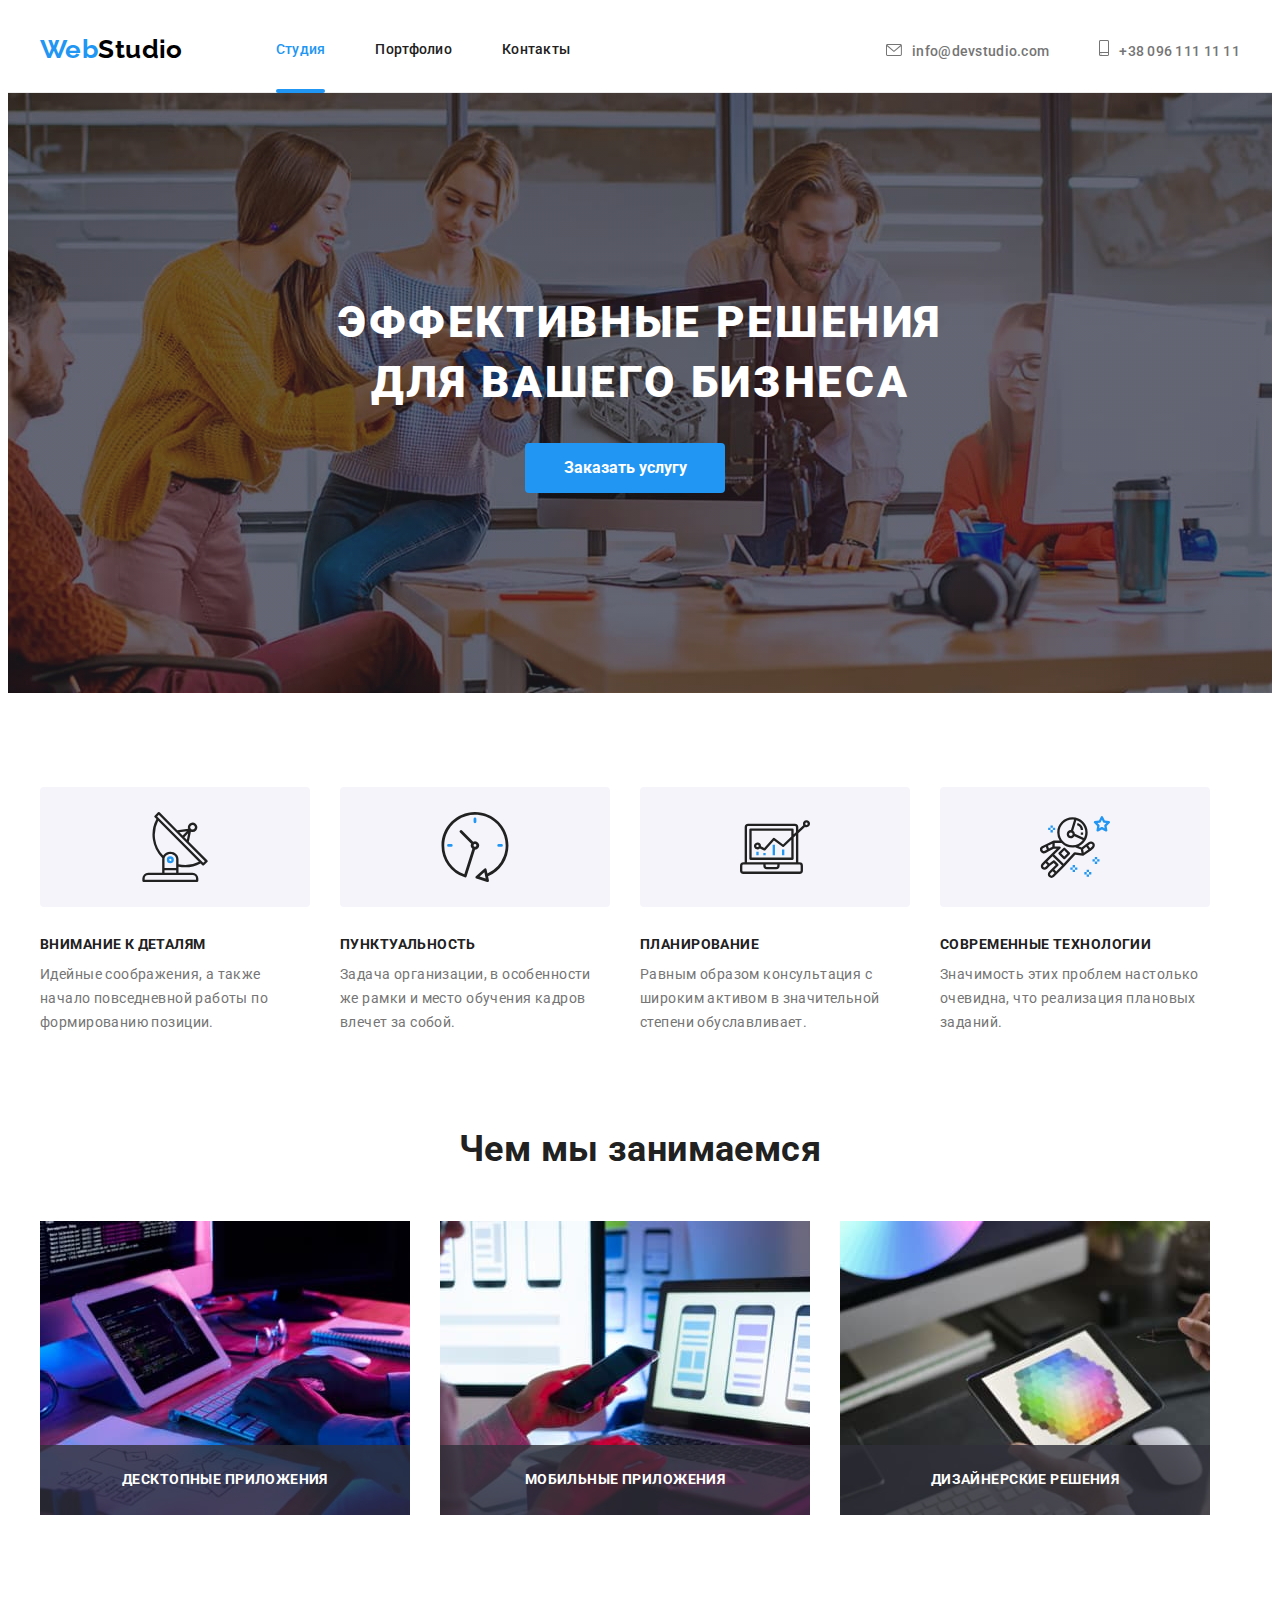
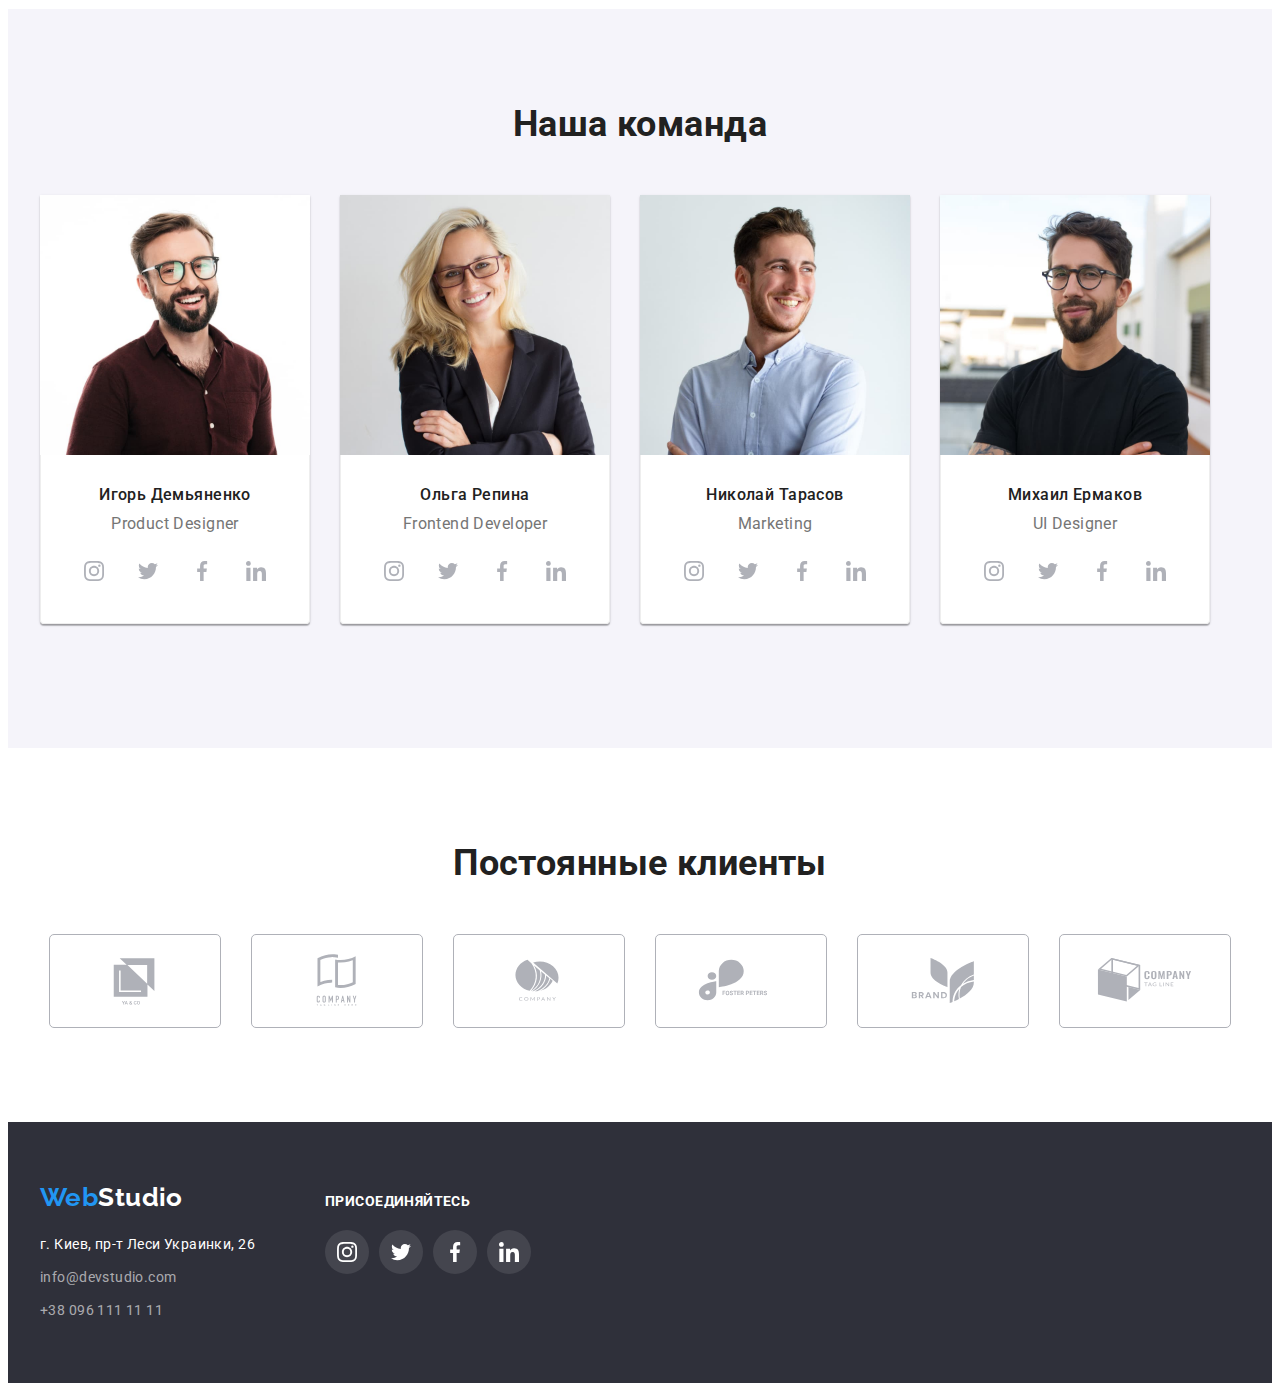
<file: index.html>
<!DOCTYPE html>
<html lang="ru">
  <head>
    <meta charset="UTF-8" />
    <meta http-equiv="X-UA-Compatible" content="IE=edge" />
    <meta name="viewport" content="width=device-width, initial-scale=1.0" />
    <title>WebStudio</title>
    <link rel="preconnect" href="https://fonts.googleapis.com" />
    <link rel="preconnect" href="https://fonts.gstatic.com" crossorigin />
    <link
      href="https://fonts.googleapis.com/css2?family=Raleway:wght@700&family=Roboto:wght@400;500;700;900&display=swap"
      rel="stylesheet"
    />
    <link
      rel="stylesheet"
      href="https://cdnjs.cloudflare.com/ajax/libs/modern-normalize/1.1.0/modern-normalize.min.css"
      integrity="sha512-wpPYUAdjBVSE4KJnH1VR1HeZfpl1ub8YT/NKx4PuQ5NmX2tKuGu6U/JRp5y+Y8XG2tV+wKQpNHVUX03MfMFn9Q=="
      crossorigin="anonymous"
      referrerpolicy="no-referrer"
    />
    <link rel="stylesheet" href="./css/styles.css" />
  </head>
  <body>
    <header class="nav-container">
      <!--Навігація-->
      <div class="container header-box">
        <nav class="nav-box">
          <a href="./index.html" class="logo"><span class="logo-blue">Web</span>Studio</a>
          <ul class="list nav-list">
            <li class="list-item">
              <a href="./index.html" class="nav-link current">Студия</a>
            </li>
            <li class="list-item">
              <a href="./portfolio.html" class="nav-link">Портфолио</a>
            </li>
            <li class="list-item">
              <a href="#" class="nav-link">Контакты</a>
            </li>
          </ul>
        </nav>
        <!--Контакти-->
        <ul class="list contact-list">
          <li class="list-item">
            <a href="mailto:info@devstudio.com" class="nav-link contact-link">
              <svg class="mail" width="16" height="12">
                <use href="./images/icons.svg#icon-envelope"></use>
              </svg>
              info@devstudio.com</a
            >
          </li>
          <li class="list-item">
            <a href="tel:+380961111111" class="nav-link contact-link">
              <svg class="phone" width="10" height="16">
                <use href="./images/icons.svg#icon-smartphone"></use>
              </svg>
              +38 096 111 11 11</a
            >
          </li>
        </ul>
      </div>
    </header>
    <main>
      <!--Банер-->
      <section class="baner hero">
        <div class="container">
          <h1 class="title">Эффективные решения для вашего бизнеса</h1>
          <button type="button" data-modal-open class="baner-button">Заказать услугу</button>
        </div>
      </section>
      <!--Особливості-->
      <section class="container-box benefits">
        <div class="container">
          <h2 class="section-title visually-hidden">Преимущества</h2>
          <ul class="list section-box">
            <li class="section-item">
              <div class="benefits-icon-box">
                <svg class="benefits-icon" width="70" height="70">
                  <use href="./images/icons.svg#icon-antenna-1"></use>
                </svg>
              </div>
              <h3 class="benefits-title">Внимание к деталям</h3>
              <p class="benefits-text">
                Идейные соображения, а также начало повседневной работы по формированию позиции.
              </p>
            </li>
            <li class="section-item">
              <div class="benefits-icon-box">
                <svg class="benefits-icon" width="70" height="70">
                  <use href="./images/icons.svg#icon-clock-1"></use>
                </svg>
              </div>
              <h3 class="benefits-title">Пунктуальность</h3>
              <p class="benefits-text">
                Задача организации, в особенности же рамки и место обучения кадров влечет за собой.
              </p>
            </li>
            <li class="section-item">
              <div class="benefits-icon-box">
                <svg class="benefits-icon" width="70" height="70">
                  <use href="./images/icons.svg#icon-diagram-1"></use>
                </svg>
              </div>
              <h3 class="benefits-title">Планирование</h3>
              <p class="benefits-text">
                Равным образом консультация с широким активом в значительной степени обуславливает.
              </p>
            </li>
            <li class="section-item">
              <div class="benefits-icon-box">
                <svg class="benefits-icon" width="70" height="70">
                  <use href="./images/icons.svg#icon-astronaut-1"></use>
                </svg>
              </div>
              <h3 class="benefits-title">Современные технологии</h3>
              <p class="benefits-text">
                Значимость этих проблем настолько очевидна, что реализация плановых заданий.
              </p>
            </li>
          </ul>
        </div>
      </section>
      <!--Чим ми займаємось-->
      <section class="works-box benefits">
        <div class="container">
          <h2 class="section-title">Чем мы занимаемся</h2>
          <ul class="list section-box">
            <li class="section-item">
              <div class="label-box">
                <img src="./images/box-1.jpg" alt="Разработка" width="370" />
                <p class="label">Десктопные приложения</p>
              </div>
            </li>
            <li class="section-item">
              <div class="label-box">
                <img src="./images/box-2.jpg" alt="Маркетинг" width="370" />
                <p class="label">Мобильные приложения</p>
              </div>
            </li>
            <li class="section-item">
              <div class="label-box">
                <img src="./images/box-3.jpg" alt="Дизайн" width="370" />
                <p class="label">Дизайнерские решения</p>
              </div>
            </li>
          </ul>
        </div>
      </section>
      <!--Наша команда-->
      <section class="container-box team">
        <div class="container">
          <h2 class="section-title">Наша команда</h2>
          <ul class="section-box list">
            <li class="section-item portfolio-item">
              <img src="./images/card-1.jpg" alt="Игорь Демьяненко" width="270" />
              <div class="team-border-box border-box">
                <h3 class="team-title">Игорь Демьяненко</h3>
                <p class="team-text">Product Designer</p>
                <ul class="socials list">
                  <li class="socials-item">
                    <a class="socials-link" href="#">
                      <svg class="socials-icon" width="20" height="20">
                        <use href="./images/icons.svg#icon-instagram-2"></use>
                      </svg>
                    </a>
                  </li>

                  <li class="socials-item">
                    <a class="socials-link" href="#">
                      <svg class="socials-icon" width="20" height="20">
                        <use href="./images/icons.svg#icon-twitter-1"></use>
                      </svg>
                    </a>
                  </li>

                  <li class="socials-item">
                    <a class="socials-link" href="#">
                      <svg class="socials-icon" width="20" height="20">
                        <use href="./images/icons.svg#icon-facebook-1"></use>
                      </svg>
                    </a>
                  </li>

                  <li class="socials-item">
                    <a class="socials-link" href="#">
                      <svg class="socials-icon" width="20" height="20">
                        <use href="./images/icons.svg#icon-linkedin-1"></use>
                      </svg>
                    </a>
                  </li>
                </ul>
              </div>
            </li>
            <li class="section-item portfolio-item">
              <img src="./images/card-2.jpg" alt="Ольга Репина" width="270" />
              <div class="team-border-box border-box">
                <h3 class="team-title">Ольга Репина</h3>
                <p class="team-text">Frontend Developer</p>
                <ul class="socials list">
                  <li class="socials-item">
                    <a class="socials-link" href="#">
                      <svg class="socials-icon" width="20" height="20">
                        <use href="./images/icons.svg#icon-instagram-2"></use>
                      </svg>
                    </a>
                  </li>

                  <li class="socials-item">
                    <a class="socials-link" href="#">
                      <svg class="socials-icon" width="20" height="20">
                        <use href="./images/icons.svg#icon-twitter-1"></use>
                      </svg>
                    </a>
                  </li>

                  <li class="socials-item">
                    <a class="socials-link" href="#">
                      <svg class="socials-icon" width="20" height="20">
                        <use href="./images/icons.svg#icon-facebook-1"></use>
                      </svg>
                    </a>
                  </li>

                  <li class="socials-item">
                    <a class="socials-link" href="#">
                      <svg class="socials-icon" width="20" height="20">
                        <use href="./images/icons.svg#icon-linkedin-1"></use>
                      </svg>
                    </a>
                  </li>
                </ul>
              </div>
            </li>
            <li class="section-item portfolio-item">
              <img src="./images/card-3.jpg" alt="Николай Тарасов" width="270" />
              <div class="team-border-box border-box">
                <h3 class="team-title">Николай Тарасов</h3>
                <p class="team-text">Marketing</p>
                <ul class="socials list">
                  <li class="socials-item">
                    <a class="socials-link" href="#">
                      <svg class="socials-icon" width="20" height="20">
                        <use href="./images/icons.svg#icon-instagram-2"></use>
                      </svg>
                    </a>
                  </li>

                  <li class="socials-item">
                    <a class="socials-link" href="#">
                      <svg class="socials-icon" width="20" height="20">
                        <use href="./images/icons.svg#icon-twitter-1"></use>
                      </svg>
                    </a>
                  </li>

                  <li class="socials-item">
                    <a class="socials-link" href="#">
                      <svg class="socials-icon" width="20" height="20">
                        <use href="./images/icons.svg#icon-facebook-1"></use>
                      </svg>
                    </a>
                  </li>

                  <li class="socials-item">
                    <a class="socials-link" href="#">
                      <svg class="socials-icon" width="20" height="20">
                        <use href="./images/icons.svg#icon-linkedin-1"></use>
                      </svg>
                    </a>
                  </li>
                </ul>
              </div>
            </li>
            <li class="section-item portfolio-item">
              <img src="./images/card-4.jpg" alt="Михаил Ермаков" width="270" />
              <div class="team-border-box border-box">
                <h3 class="team-title">Михаил Ермаков</h3>
                <p class="team-text">UI Designer</p>
                <ul class="socials list">
                  <li class="socials-item">
                    <a class="socials-link" href="#">
                      <svg class="socials-icon" width="20" height="20">
                        <use href="./images/icons.svg#icon-instagram-2"></use>
                      </svg>
                    </a>
                  </li>

                  <li class="socials-item">
                    <a class="socials-link" href="#">
                      <svg class="socials-icon" width="20" height="20">
                        <use href="./images/icons.svg#icon-twitter-1"></use>
                      </svg>
                    </a>
                  </li>

                  <li class="socials-item">
                    <a class="socials-link" href="#">
                      <svg class="socials-icon" width="20" height="20">
                        <use href="./images/icons.svg#icon-facebook-1"></use>
                      </svg>
                    </a>
                  </li>

                  <li class="socials-item">
                    <a class="socials-link" href="#">
                      <svg class="socials-icon" width="20" height="20">
                        <use href="./images/icons.svg#icon-linkedin-1"></use>
                      </svg>
                    </a>
                  </li>
                </ul>
              </div>
            </li>
          </ul>
        </div>
      </section>
      <!-- Постійні клієнти -->
      <section class="container-box">
        <div class="container">
          <h2 class="section-title">Постоянные клиенты</h2>
          <ul class="list clients">
            <li class="clients-item">
              <a class="clients-link" href="#">
                <svg class="clients-icon" width="106" height="60">
                  <use href="./images/icons.svg#icon-logo"></use>
                </svg>
              </a>
            </li>
            <li class="clients-item">
              <a class="clients-link" href="#">
                <svg class="clients-icon" width="106" height="60">
                  <use href="./images/icons.svg#icon-logo-1"></use>
                </svg>
              </a>
            </li>
            <li class="clients-item">
              <a class="clients-link" href="#">
                <svg class="clients-icon" width="106" height="60">
                  <use href="./images/icons.svg#icon-logo-2"></use>
                </svg>
              </a>
            </li>
            <li class="clients-item">
              <a class="clients-link" href="#">
                <svg class="clients-icon" width="106" height="60">
                  <use href="./images/icons.svg#icon-logo-3"></use>
                </svg>
              </a>
            </li>
            <li class="clients-item">
              <a class="clients-link" href="#">
                <svg class="clients-icon" width="106" height="60">
                  <use href="./images/icons.svg#icon-logo-4"></use>
                </svg>
              </a>
            </li>
            <li class="clients-item">
              <a class="clients-link" href="#">
                <svg class="clients-icon" width="106" height="60">
                  <use href="./images/icons.svg#icon-logo-5"></use>
                </svg>
              </a>
            </li>
          </ul>
        </div>
      </section>
    </main>
    <!-- Футер -->
    <footer class="footer">
      <div class="container">
        <div class="footer-contacts">
          <a href="./index.html" class="logo"><span class="logo-blue">Web</span>Studio</a>
          <address class="address">
            <ul class="list">
              <li>
                <a href="#" class="address-link">г. Киев, пр-т Леси Украинки, 26</a>
              </li>
              <li class="address-item">
                <a href="mailto:info@devstudio.com" class="contact-link">info@devstudio.com</a>
              </li>
              <li class="address-item">
                <a href="tel:+380961111111" class="contact-link">+38 096 111 11 11</a>
              </li>
            </ul>
          </address>
        </div>
        <div class="footer-socials">
          <h2 class="footer-title">Присоединяйтесь</h2>
          <ul class="socials list">
            <li class="socials-item">
              <a class="socials-link" href="#">
                <svg class="socials-icon" width="20" height="20">
                  <use href="./images/icons.svg#icon-instagram-2"></use>
                </svg>
              </a>
            </li>
            <li class="socials-item">
              <a class="socials-link" href="#">
                <svg class="socials-icon" width="20" height="20">
                  <use href="./images/icons.svg#icon-twitter-1"></use>
                </svg>
              </a>
            </li>

            <li class="socials-item">
              <a class="socials-link" href="#">
                <svg class="socials-icon" width="20" height="20">
                  <use href="./images/icons.svg#icon-facebook-1"></use>
                </svg>
              </a>
            </li>

            <li class="socials-item">
              <a class="socials-link" href="#">
                <svg class="socials-icon" width="20" height="20">
                  <use href="./images/icons.svg#icon-linkedin-1"></use>
                </svg>
              </a>
            </li>
          </ul>
        </div>
      </div>
    </footer>
    <div class="backdrop is-hidden" data-modal>
      <div class="modal">
        <button class="modal-close-btn" type="button" data-modal-close>
          <svg class="close-btn" width="18" height="18">
            <use href="./images/icons.svg#icon-close"></use>
          </svg>
        </button>
      </div>
    </div>
    <script src="./js/modal.js"></script>
  </body>
</html>
</file>
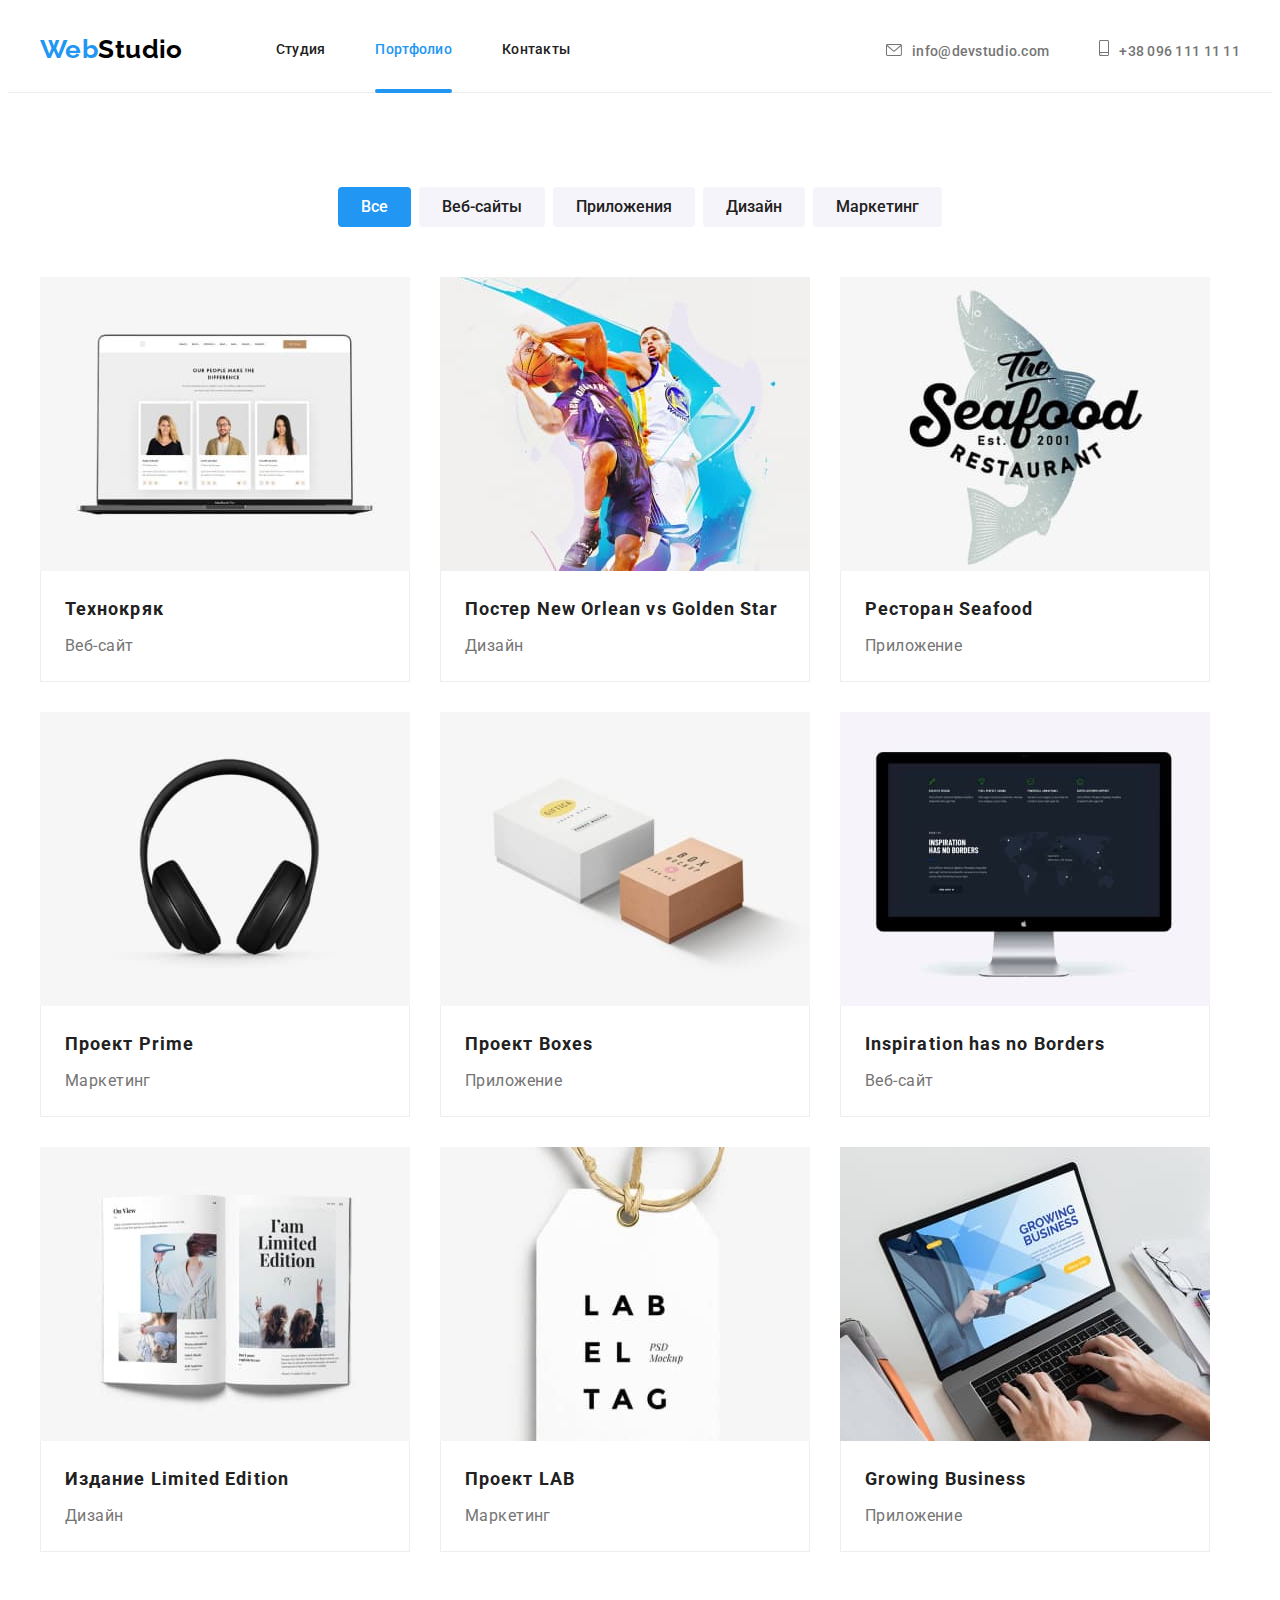
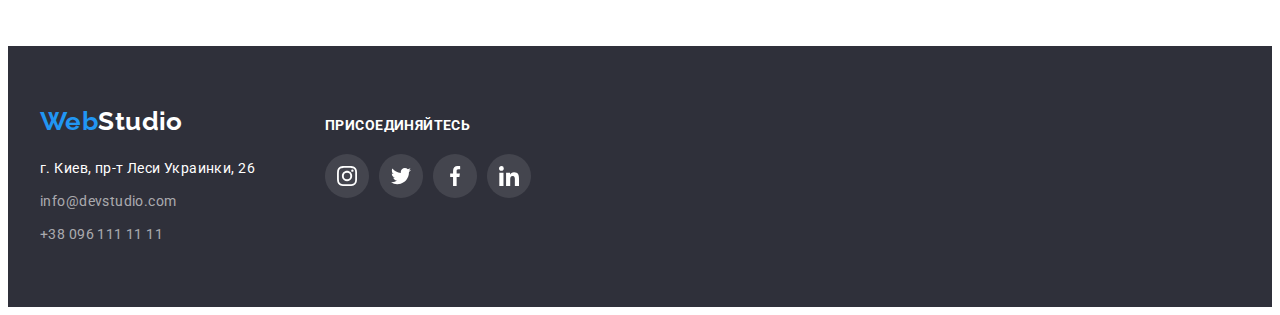
<file: portfolio.html>
<!DOCTYPE html>
<html lang="ru">
  <head>
    <meta charset="UTF-8" />
    <meta http-equiv="X-UA-Compatible" content="IE=edge" />
    <meta name="viewport" content="width=device-width, initial-scale=1.0" />
    <title>Portfolio</title>
    <link rel="preconnect" href="https://fonts.googleapis.com" />
    <link rel="preconnect" href="https://fonts.gstatic.com" crossorigin />
    <link
      href="https://fonts.googleapis.com/css2?family=Raleway:wght@700&family=Roboto:wght@400;500;700;900&display=swap"
      rel="stylesheet"
    />
    <link
      rel="stylesheet"
      href="https://cdnjs.cloudflare.com/ajax/libs/modern-normalize/1.1.0/modern-normalize.min.css"
      integrity="sha512-wpPYUAdjBVSE4KJnH1VR1HeZfpl1ub8YT/NKx4PuQ5NmX2tKuGu6U/JRp5y+Y8XG2tV+wKQpNHVUX03MfMFn9Q=="
      crossorigin="anonymous"
      referrerpolicy="no-referrer"
    />
    <link rel="stylesheet" href="./css/styles.css" />
  </head>
  <body>
    <header class="nav-container">
      <!--Навігація-->
      <div class="container header-box">
        <nav class="nav-box">
          <a href="./index.html" class="logo"><span class="logo-blue">Web</span>Studio</a>
          <ul class="list nav-list">
            <li class="list-item">
              <a href="./index.html" class="nav-link">Студия</a>
            </li>
            <li class="list-item">
              <a href="./portfolio.html" class="nav-link current">Портфолио</a>
            </li>
            <li class="list-item">
              <a href="#" class="nav-link">Контакты</a>
            </li>
          </ul>
        </nav>
        <!--Контакти-->
        <ul class="list contact-list">
          <li class="list-item">
            <a href="mailto:info@devstudio.com" class="nav-link contact-link">
              <svg class="mail" width="16" height="12">
                <use href="./images/icons.svg#icon-envelope"></use>
              </svg>
              info@devstudio.com</a
            >
          </li>
          <li class="list-item">
            <a href="tel:+380961111111" class="nav-link contact-link">
              <svg class="phone" width="10" height="16">
                <use href="./images/icons.svg#icon-smartphone"></use>
              </svg>
              +38 096 111 11 11</a
            >
          </li>
        </ul>
      </div>
    </header>
    <main>
      <section class="container-box">
        <div class="container">
          <h1 class="visually-hidden">Портфолио</h1>
          <ul class="filter-buttons list">
            <li class="btn-list">
              <button type="button" class="filter-button active">Все</button>
            </li>
            <li class="btn-list"><button type="button" class="filter-button">Веб-сайты</button></li>
            <li class="btn-list">
              <button type="button" class="filter-button">Приложения</button>
            </li>
            <li class="btn-list"><button type="button" class="filter-button">Дизайн</button></li>
            <li class="btn-list"><button type="button" class="filter-button">Маркетинг</button></li>
          </ul>
          <ul class="list section-box portfolio-list portfolio-cards">
            <li class="section-item portfolio-item">
              <a href="#" class="item">
                <div class="overlay-thumb">
                  <img src="./images/img-1.jpg" alt="Веб-сайт" width="370" class="card-img" />
                  <div class="overlay">
                    <p class="overlay-txt">
                      Ресурс предлагает комплексные предложения с разным уровнем функционала и
                      сервисов. Все это позволит посетителю получить исчерпывающие сведения о
                      компании или частном лице.
                    </p>
                  </div>
                </div>

                <div class="portfolio-border-box border-box">
                  <h2 class="card-title">Технокряк</h2>
                  <p class="description">Веб-сайт</p>
                </div>
              </a>
            </li>
            <li class="section-item portfolio-item">
              <a href="#" class="item">
                <div class="overlay-thumb">
                  <img src="./images/img-2.jpg" alt="Дизайн" width="370" class="card-img" />
                  <div class="overlay">
                    <p class="overlay-txt">
                      Ресурс предлагает комплексные предложения с разным уровнем функционала и
                      сервисов. Все это позволит посетителю получить исчерпывающие сведения о
                      компании или частном лице.
                    </p>
                  </div>
                </div>
                <div class="portfolio-border-box border-box">
                  <h2 class="card-title">Постер New Orlean vs Golden Star</h2>
                  <p class="description">Дизайн</p>
                </div>
              </a>
            </li>
            <li class="section-item portfolio-item">
              <a href="#" class="item">
                <div class="overlay-thumb">
                  <img src="./images/img-3.jpg" alt="Приложение" width="370" class="card-img" />
                  <div class="overlay">
                    <p class="overlay-txt">
                      Ресурс предлагает комплексные предложения с разным уровнем функционала и
                      сервисов. Все это позволит посетителю получить исчерпывающие сведения о
                      компании или частном лице.
                    </p>
                  </div>
                </div>
                <div class="portfolio-border-box border-box">
                  <h2 class="card-title">Ресторан Seafood</h2>
                  <p class="description">Приложение</p>
                </div>
              </a>
            </li>
            <li class="section-item portfolio-item">
              <a href="#" class="item">
                <div class="overlay-thumb">
                  <img src="./images/img-4.jpg" alt="Маркетинг" width="370" class="card-img" />
                  <div class="overlay">
                    <p class="overlay-txt">
                      Ресурс предлагает комплексные предложения с разным уровнем функционала и
                      сервисов. Все это позволит посетителю получить исчерпывающие сведения о
                      компании или частном лице.
                    </p>
                  </div>
                </div>
                <div class="portfolio-border-box border-box">
                  <h2 class="card-title">Проект Prime</h2>
                  <p class="description">Маркетинг</p>
                </div>
              </a>
            </li>
            <li class="section-item portfolio-item">
              <a href="#" class="item">
                <div class="overlay-thumb">
                  <img src="./images/img-5.jpg" alt="Приложение" width="370" class="card-img" />
                  <div class="overlay">
                    <p class="overlay-txt">
                      Ресурс предлагает комплексные предложения с разным уровнем функционала и
                      сервисов. Все это позволит посетителю получить исчерпывающие сведения о
                      компании или частном лице.
                    </p>
                  </div>
                </div>
                <div class="portfolio-border-box border-box">
                  <h2 class="card-title">Проект Boxes</h2>
                  <p class="description">Приложение</p>
                </div>
              </a>
            </li>
            <li class="section-item portfolio-item">
              <a href="#" class="item">
                <div class="overlay-thumb">
                  <img src="./images/img-6.jpg" alt="Веб-сайт" width="370" class="card-img" />
                  <div class="overlay">
                    <p class="overlay-txt">
                      Ресурс предлагает комплексные предложения с разным уровнем функционала и
                      сервисов. Все это позволит посетителю получить исчерпывающие сведения о
                      компании или частном лице.
                    </p>
                  </div>
                </div>
                <div class="portfolio-border-box border-box">
                  <h2 class="card-title">Inspiration has no Borders</h2>
                  <p class="description">Веб-сайт</p>
                </div>
              </a>
            </li>
            <li class="section-item portfolio-item">
              <a href="#" class="item">
                <div class="overlay-thumb">
                  <img src="./images/img-7.jpg" alt="Дизайн" width="370" class="card-img" />
                  <div class="overlay">
                    <p class="overlay-txt">
                      Ресурс предлагает комплексные предложения с разным уровнем функционала и
                      сервисов. Все это позволит посетителю получить исчерпывающие сведения о
                      компании или частном лице.
                    </p>
                  </div>
                </div>
                <div class="portfolio-border-box border-box">
                  <h2 class="card-title">Издание Limited Edition</h2>
                  <p class="description">Дизайн</p>
                </div>
              </a>
            </li>
            <li class="section-item portfolio-item">
              <a href="#" class="item">
                <div class="overlay-thumb">
                  <img src="./images/img-8.jpg" alt="Маркетинг" width="370" class="card-img" />
                  <div class="overlay">
                    <p class="overlay-txt">
                      Ресурс предлагает комплексные предложения с разным уровнем функционала и
                      сервисов. Все это позволит посетителю получить исчерпывающие сведения о
                      компании или частном лице.
                    </p>
                  </div>
                </div>
                <div class="portfolio-border-box border-box">
                  <h2 class="card-title">Проект LAB</h2>
                  <p class="description">Маркетинг</p>
                </div>
              </a>
            </li>
            <li class="section-item portfolio-item">
              <a href="#" class="item">
                <div class="overlay-thumb">
                  <img src="./images/img-9.jpg" alt="Приложение" width="370" class="card-img" />
                  <div class="overlay">
                    <p class="overlay-txt">
                      Ресурс предлагает комплексные предложения с разным уровнем функционала и
                      сервисов. Все это позволит посетителю получить исчерпывающие сведения о
                      компании или частном лице.
                    </p>
                  </div>
                </div>
                <div class="portfolio-border-box border-box">
                  <h2 class="card-title">Growing Business</h2>
                  <p class="description">Приложение</p>
                </div>
              </a>
            </li>
          </ul>
        </div>
      </section>
    </main>
    <!-- Футер -->
    <footer class="footer">
      <div class="container">
        <div class="footer-contacts">
          <a href="./index.html" class="logo"><span class="logo-blue">Web</span>Studio</a>
          <address class="address">
            <ul class="list">
              <li>
                <a href="#" class="address-link">г. Киев, пр-т Леси Украинки, 26</a>
              </li>
              <li class="address-item">
                <a href="mailto:info@devstudio.com" class="contact-link">info@devstudio.com</a>
              </li>
              <li class="address-item">
                <a href="tel:+380961111111" class="contact-link">+38 096 111 11 11</a>
              </li>
            </ul>
          </address>
        </div>
        <div class="footer-socials">
          <h2 class="footer-title">Присоединяйтесь</h2>
          <ul class="socials list">
            <li class="socials-item">
              <a class="socials-link" href="#">
                <svg class="socials-icon" width="20" height="20">
                  <use href="./images/icons.svg#icon-instagram-2"></use>
                </svg>
              </a>
            </li>
            <li class="socials-item">
              <a class="socials-link" href="#">
                <svg class="socials-icon" width="20" height="20">
                  <use href="./images/icons.svg#icon-twitter-1"></use>
                </svg>
              </a>
            </li>

            <li class="socials-item">
              <a class="socials-link" href="#">
                <svg class="socials-icon" width="20" height="20">
                  <use href="./images/icons.svg#icon-facebook-1"></use>
                </svg>
              </a>
            </li>

            <li class="socials-item">
              <a class="socials-link" href="#">
                <svg class="socials-icon" width="20" height="20">
                  <use href="./images/icons.svg#icon-linkedin-1"></use>
                </svg>
              </a>
            </li>
          </ul>
        </div>
      </div>
    </footer>
  </body>
</html>
</file>
<file: css/styles.css>
/* цвет лого #2196F3 #000000 */
/*  цвет заголовков #212121 */
/* дополнительний цвет текста #FFFFFF */
/* основной текст  #757575 */
/* текст контактов rgba(255, 255, 255, 0.6) */
/* рамка хедера #ececec */
/* рамка карток в портфоліо #EEEEEE */
/* Колір іконок звичайний #AFB1B8 */

/* Стили для index*/

:root {
  --primary-text-color: #757575;
  --title-text-color: #212121;
  --accent-color: #2196f3;
  --primary-white-color: #ffffff;
  --primary-background-color: #f5f4fa;
  --accent-hover-color: #188ce8;
  --header-border-color: #ececec;
  --portfolio-cards-border: #eeeeee;
  --icon-current-color: #afb1b8;
}

body {
  font-family: 'Roboto', 'sans-serif';
  color: var(--primary-text-color);
  background-color: var(--primary-white-color);
  font-size: 14px;
  letter-spacing: 0.03em;
}

h1,
h2,
h3,
h4,
h5,
h6,
p {
  margin: 0;
}

img {
  display: block;
}

.visually-hidden {
  position: absolute;
  width: 1px;
  height: 1px;
  margin: -1px;
  border: 0;
  padding: 0;

  white-space: nowrap;
  clip-path: inset(100%);
  clip: rect(0 0 0 0);
  overflow: hidden;
}

.container {
  width: 1200px;
  padding-left: 15px;
  padding-right: 15px;
  margin-left: auto;
  margin-right: auto;
}

.nav-container {
  border-bottom: 1px solid var(--header-border-color);
}

.header-box {
  display: flex;
  align-items: center;
}

.nav-box {
  display: flex;
  align-items: center;
}

.nav-list {
  display: flex;
}

.nav-container .contact-list {
  display: flex;
  align-items: baseline;
  margin-left: auto;
}

.section-title {
  color: var(--title-text-color);
  font-size: 36px;
  line-height: 1.17;
  text-align: center;
  margin-bottom: 50px;
}

.title {
  color: var(--primary-white-color);
  font-weight: 900;
  font-size: 44px;
  line-height: 1.36;
  text-align: center;
  letter-spacing: 0.06em;
  text-transform: uppercase;
  margin-left: auto;
  margin-right: auto;
  margin-bottom: 30px;
  width: 696px;
}

.list {
  list-style-type: none;
  margin: 0;
  padding: 0;
}

/* Шапка */

.logo {
  display: block;
  color: #000000;
  font-family: 'Raleway', 'sans-serif';
  font-weight: 700;
  font-size: 26px;
  line-height: 1.19;
  text-decoration: none;
  margin-right: 93px;
  padding-top: 24px;
  padding-bottom: 25px;
}

.logo-blue,
.logo-blue {
  color: var(--accent-color);
}

.nav-link {
  display: flex;
  align-items: baseline;
  color: var(--title-text-color);
  text-decoration: none;
  font-weight: 500;
  line-height: 1.14;
  letter-spacing: 0.02em;
  padding-top: 32px;
  padding-bottom: 32px;
  transition: color 250ms cubic-bezier(0.4, 0, 0.2, 1);
}

.nav-link:hover,
.nav-link:focus {
  color: var(--accent-color);
}

.nav-link.current {
  color: var(--accent-color);
  position: relative;
}

.nav-link.current::after {
  position: absolute;
  content: '';
  display: block;
  width: 100%;
  height: 4px;
  border-radius: 2px;
  background-color: var(--accent-color);
  left: 0;
  bottom: -3px;
  transition: opacity 250ms cubic-bezier(0.4, 0, 0.2, 1);
}

.list-item {
  display: inline-block;
}

.list-item:not(:last-child) {
  margin-right: 50px;
}

.nav-link.contact-link:not(:last-child) {
  margin-right: 50px;
  margin-left: 330px;
}

.mail {
  display: inline-block;
  fill: currentColor;
  width: 16px;
  height: 12px;
  margin-right: 10px;
  background-size: contain;
}

.phone {
  display: inline-block;
  fill: currentColor;
  width: 10px;
  height: 16px;
  margin-right: 10px;
}

.nav-link.contact-link {
  color: var(--primary-text-color);
  transition: color 250ms cubic-bezier(0.4, 0, 0.2, 1);
}

.nav-link.contact-link:hover,
.nav-link.contact-link:focus {
  color: var(--accent-color);
}

/* Меін контент */

/* Банер */

.container-box {
  padding-top: 94px;
  padding-bottom: 94px;
}

.baner {
  background-color: #2f303a;
}

.baner > .container {
  padding-top: 200px;
  padding-bottom: 200px;
}

.hero {
  background-image: linear-gradient(to right, rgba(47, 48, 58, 0.4), rgba(47, 48, 58, 0.4)),
    url(../images/hero-img.jpg);
  max-width: 1600px;
  background-position: center;
  background-size: cover;
  margin-left: auto;
  margin-right: auto;
}

.baner-button {
  color: var(--primary-white-color);
  background-color: var(--accent-color);
  font-family: inherit;
  font-weight: 700;
  font-size: 16px;
  line-height: 1.88;
  cursor: pointer;
  margin: 0 485px;
  min-width: 200px;
  min-height: 50px;
  padding: 10px 32px;
  border-radius: 4px;
  border: transparent;
  transition: color 250ms cubic-bezier(0.4, 0, 0.2, 1);
}

.baner .baner-button:hover,
.baner-button:focus {
  background-color: var(--accent-hover-color);
}

/* Переваги */

.works-box {
  padding-bottom: 94px;
}

.benefits {
  background-color: #ffffff;
}

.section-box {
  display: flex;
}

.section-item {
  margin-right: 30px;
}

.section-box > .section-item:last-child {
  margin-right: 0px;
}

.benefits-icon-box {
  display: flex;
  align-items: center;
  justify-content: center;
  height: 120px;
  margin-bottom: 30px;
  border-radius: 4px;
  background-color: var(--primary-background-color);
  transition: color 250ms cubic-bezier(0.4, 0, 0.2, 1);
}

/* .benefits-icon-box:hover {
  box-shadow: 0px 4px 4px rgba(0, 0, 0, 0.25);
  border-radius: 4px;
} */

.portfolio-item {
  display: block;
  margin-right: 30px;
  margin-bottom: 30px;
}

.portfolio-cards .portfolio-item:nth-child(3n + 3) {
  margin-right: 0px;
}

.portfolio-border-box {
  padding: 20px 24px;
}

.benefits-title {
  font-size: 14px;
  line-height: 1.14;
  text-transform: uppercase;
  color: var(--title-text-color);
}

.benefits-text {
  line-height: 1.71;
  margin-top: 10px;
  width: 270px;
}

/* Чим ми займаємось */

.label-box {
  position: relative;
}

.label {
  position: absolute;
  width: 100%;
  padding: 27px 0;
  background-color: rgba(47, 48, 58, 0.8);
  color: var(--primary-white-color);
  font-weight: 700;
  line-height: 1.14;
  text-align: center;
  letter-spacing: 0.03em;
  text-transform: uppercase;
  bottom: 0;
  left: 0;
}

/* Наша команда */

.team {
  background-color: var(--primary-background-color);
}

.team .portfolio-item {
  box-shadow: 0px 1px 3px rgba(0, 0, 0, 0.12), 0px 1px 1px rgba(0, 0, 0, 0.14),
    0px 2px 1px rgba(0, 0, 0, 0.2);
  border-radius: 0px 0px 4px 4px;
}

.team-title {
  font-weight: 500;
  font-size: 16px;
  line-height: 1.19;
  text-align: center;
  color: var(--title-text-color);
}

.team-text {
  font-size: 16px;
  line-height: 1.19;
  text-align: center;
  margin-top: 10px;
}

.team-border-box {
  background-color: var(--primary-white-color);
  padding-top: 30px;
  padding-bottom: 30px;
  border-radius: 0px 0px 4px 4px;
}

.border-box {
  border-right: 1px solid var(--portfolio-cards-border);
  border-bottom: 1px solid var(--portfolio-cards-border);
  border-left: 1px solid var(--portfolio-cards-border);
}

.socials {
  display: flex;
  justify-content: center;
  margin-top: 16px;
}

.socials-item:not(:last-child) {
  margin-right: 10px;
}

.socials-link {
  display: flex;
  justify-content: center;
  align-items: center;
  width: 44px;
  height: 44px;
  border-radius: 50%;
  color: var(--icon-current-color);
  transition: background-color 250ms cubic-bezier(0.4, 0, 0.2, 1),
    color 250ms cubic-bezier(0.4, 0, 0.2, 1);
}

.socials-link:hover,
.socials-link:focus {
  background-color: var(--accent-color);
  color: var(--primary-white-color);
}

.socials-icon {
  fill: currentColor;
}

/* Постійні клієнти */

.clients {
  display: flex;
  justify-content: center;
  margin-top: 50px;
}

.clients-item:not(:last-child) {
  margin-right: 30px;
}

.clients-link {
  display: flex;
  justify-content: center;
  align-items: center;
  width: 170px;
  height: 92px;
  color: var(--icon-current-color);
  border: 1px solid var(--icon-current-color);
  border-radius: 5px;
  transition: color 250ms cubic-bezier(0.4, 0, 0.2, 1), border 250ms cubic-bezier(0.4, 0, 0.2, 1);
}

.clients-link:hover,
.clients-link:focus {
  color: var(--accent-color);
  border: 1px solid var(--accent-color);
}

.clients-icon {
  fill: currentColor;
  background-size: contain;
}

/* Футер */

.footer {
  background-color: #2f303a;
  padding-top: 60px;
  padding-bottom: 60px;
}

.footer .container {
  display: flex;
  align-items: baseline;
}

.footer .logo {
  color: var(--primary-white-color);
  padding: 0;
  margin: 0;
}

.address {
  margin-top: 20px;
}

.address .address-link {
  color: var(--primary-white-color);
  font-style: normal;
  line-height: 1.71;
  text-decoration: none;
  font-style: normal;
}

.address-item {
  margin-top: 9px;
}

.footer .contact-link {
  text-decoration: none;
  color: rgba(255, 255, 255, 0.6);
  font-style: normal;
  line-height: 1.71;
  transition: color 250ms cubic-bezier(0.4, 0, 0.2, 1);
}

.address .contact-link:hover,
.contact-link:focus {
  color: var(--accent-color);
}

.footer-socials {
  margin-left: 70px;
}

.footer-title {
  color: var(--primary-white-color);

  font-weight: 700;
  font-size: 14px;
  line-height: 1.14;
  letter-spacing: 0.03em;
  text-transform: uppercase;
}

.footer .socials {
  margin-top: 20px;
}

.footer .socials-link {
  color: var(--primary-white-color);
  background-color: rgba(255, 255, 255, 0.1);
  transition: background-color 250ms cubic-bezier(0.4, 0, 0.2, 1);
}

.footer .socials-link:hover,
.footer .socials-link:focus {
  background-color: var(--accent-color);
}

/* Модальне вікно */

.backdrop {
  position: fixed;
  top: 0;
  left: 0;
  width: 100vw;
  height: 100vh;
  background-color: rgba(0, 0, 0, 0.2);
  opacity: 1;
  visibility: visible;
  pointer-events: initial;
  transition: opacity 250ms cubic-bezier(0.4, 0, 0.2, 1),
    visibility 250ms cubic-bezier(0.4, 0, 0.2, 1);
}

.backdrop.is-hidden {
  opacity: 0;
  visibility: hidden;
  pointer-events: none;
}

.modal {
  position: absolute;
  top: 50%;
  left: 50%;
  transform: translate(-50%, -50%);
  width: 528px;
  height: 521px;
  background-color: #ffffff;
  box-shadow: 0px 1px 3px rgba(0, 0, 0, 0.12), 0px 1px 1px rgba(0, 0, 0, 0.14),
    0px 2px 1px rgba(0, 0, 0, 0.2);
  border-radius: 4px;
}

.modal-close-btn {
  position: absolute;
  top: 8px;
  right: 8px;
  display: flex;
  justify-content: center;
  align-items: center;
  width: 30px;
  height: 30px;
  border: 1px solid rgba(0, 0, 0, 0.1);
  border-radius: 50%;
  padding: 0;
  background-color: #ffffff;
  cursor: pointer;
}

/* Стили для портфолио */

.portfolio-box {
  padding-bottom: 94px;
  padding-top: 94px;
}

.filter-buttons {
  display: flex;
  justify-content: center;
  margin-bottom: 50px;
}

.btn-list {
  margin-left: 8px;
}

.filter-buttons .btn-list:first-child {
  margin-left: 0;
}

.filter-button {
  font-family: inherit;
  color: var(--title-text-color);
  background-color: var(--primary-background-color);
  font-weight: 500;
  font-size: 16px;
  line-height: 1.62;
  text-align: center;
  padding: 6px 22px;
  border: 1px solid transparent;
  border-radius: 4px;
  transition: color 250ms cubic-bezier(0.4, 0, 0.2, 1),
    background-color 250ms cubic-bezier(0.4, 0, 0.2, 1),
    box-shadow 250ms cubic-bezier(0.4, 0, 0.2, 1);
}

.filter-button.active {
  background-color: var(--accent-color);
  color: var(--primary-white-color);
}

.filter-buttons .filter-button:hover,
.filter-button:focus {
  color: var(--primary-white-color);
  background-color: var(--accent-color);
  box-shadow: 0px 3px 1px rgba(0, 0, 0, 0.1), 0px 1px 2px rgba(0, 0, 0, 0.08),
    0px 2px 2px rgba(0, 0, 0, 0.12);
}

.portfolio-cards .item:hover,
.portfolio-cards .item:focus {
  box-shadow: 0px 4px 4px rgba(0, 0, 0, 0.25);
}

.overlay-thumb {
  position: relative;
  overflow: hidden;
}

.overlay {
  position: absolute;
  top: 0;
  left: 0;
  width: 370px;
  padding: 63px 24px;
  background-color: rgba(33, 150, 243, 0.9);
  overflow: hidden;
  transition: transform 250ms cubic-bezier(0.4, 0, 0.2, 1);
  transform: translateY(160%);
}

.item:hover .overlay {
  position: absolute;
  top: 0;
  left: 0;
  width: 370px;
  padding: 63px 24px;
  background-color: rgba(33, 150, 243, 0.9);
  transform: translateY(0);
}

.overlay-txt {
  font-size: 18px;
  line-height: 1.56;
  letter-spacing: 0.03em;
  color: var(--primary-white-color);
}

.portfolio-cards {
  display: flex;
  flex-wrap: wrap;
  margin-bottom: -30px;
}

.item {
  text-decoration: none;
  display: block;
  transition: box-shadow 250ms cubic-bezier(0.4, 0, 0.2, 1);
}

.card-title {
  margin-bottom: 4px;
}

.portfolio-cards .card-title {
  font-size: 18px;
  line-height: 2;
  letter-spacing: 0.06em;
  color: var(--title-text-color);
}

.description {
  font-size: 16px;
  line-height: 1.88;
  color: var(--primary-text-color);
}
</file>
